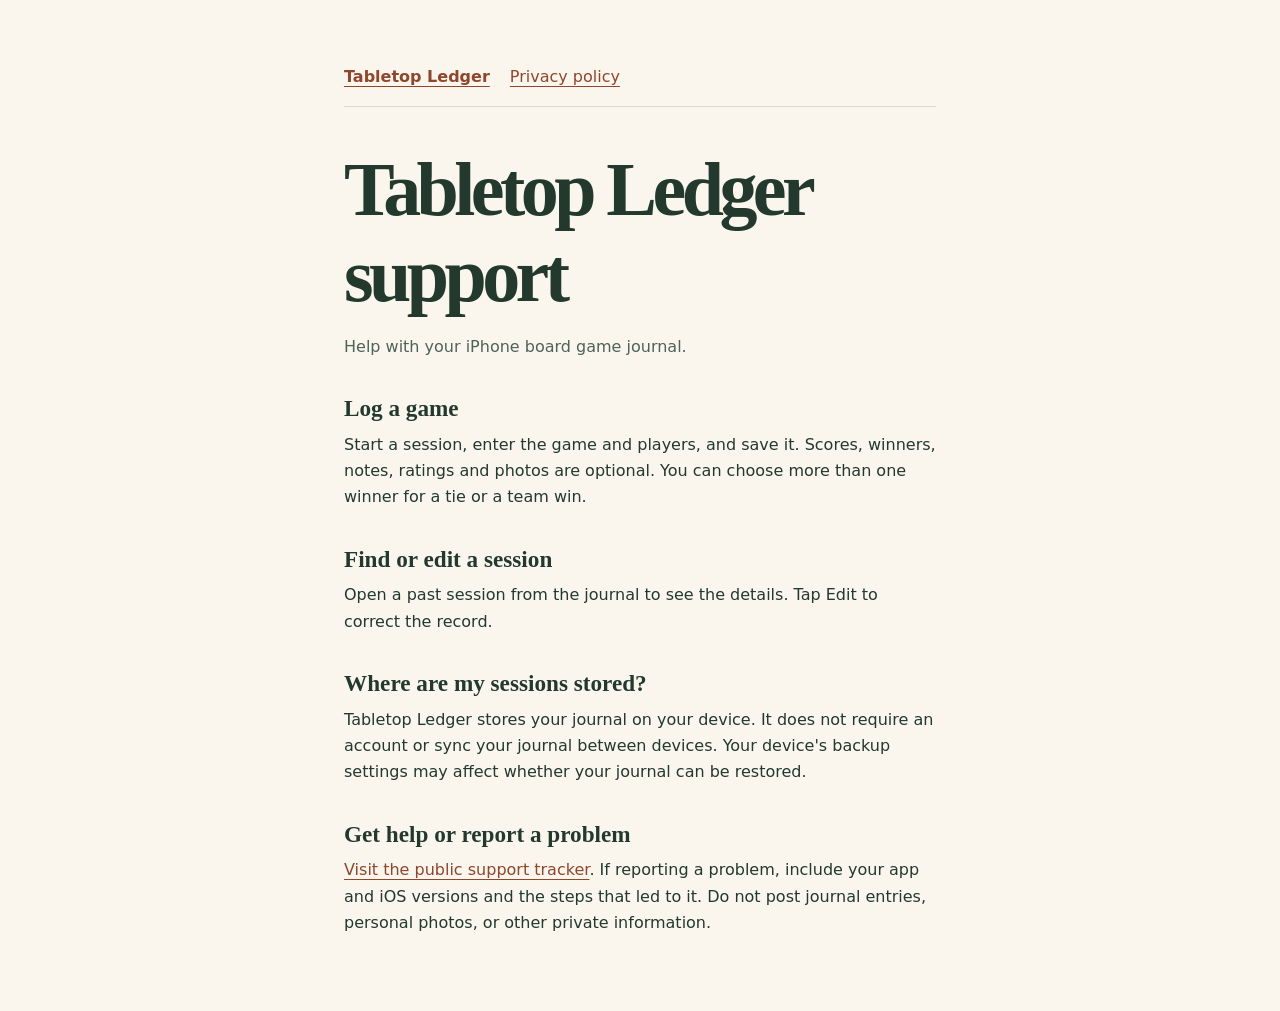
<file: index.html>
<!doctype html>
<html lang="en"><head><meta charset="utf-8"><meta name="viewport" content="width=device-width,initial-scale=1"><title>Tabletop Ledger Support</title><link rel="stylesheet" href="style.css"></head>
<body><main><nav aria-label="Main"><a href="./" aria-current="page">Tabletop Ledger</a><a href="privacy/">Privacy policy</a></nav>
<h1>Tabletop Ledger support</h1><p class="lede">Help with your iPhone board game journal.</p>
<h2>Log a game</h2><p>Start a session, enter the game and players, and save it. Scores, winners, notes, ratings and photos are optional. You can choose more than one winner for a tie or a team win.</p>
<h2>Find or edit a session</h2><p>Open a past session from the journal to see the details. Tap Edit to correct the record.</p>
<h2>Where are my sessions stored?</h2><p>Tabletop Ledger stores your journal on your device. It does not require an account or sync your journal between devices. Your device's backup settings may affect whether your journal can be restored.</p>
<h2>Get help or report a problem</h2><p><a href="https://github.com/luisaugusto/tabletop-ledger/issues">Visit the public support tracker</a>. If reporting a problem, include your app and iOS versions and the steps that led to it. Do not post journal entries, personal photos, or other private information.</p>
</main></body></html>
</file>
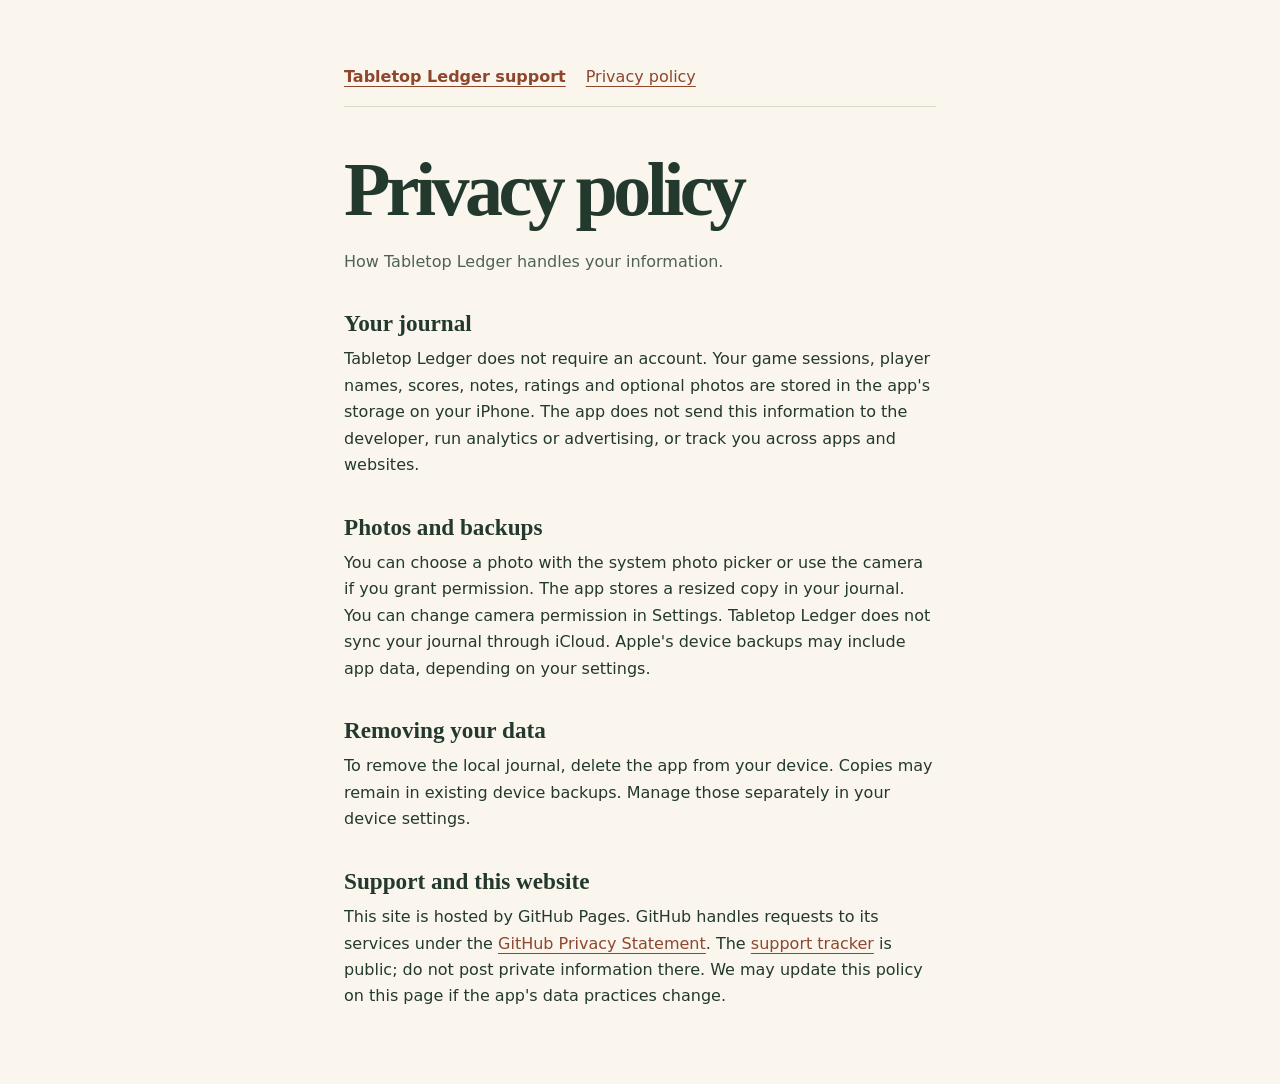
<file: privacy/index.html>
<!doctype html>
<html lang="en"><head><meta charset="utf-8"><meta name="viewport" content="width=device-width,initial-scale=1"><title>Tabletop Ledger Privacy Policy</title><link rel="stylesheet" href="../style.css"></head>
<body><main><nav aria-label="Main"><a href="../">Tabletop Ledger support</a><a href="./" aria-current="page">Privacy policy</a></nav>
<h1>Privacy policy</h1><p class="lede">How Tabletop Ledger handles your information.</p>
<h2>Your journal</h2><p>Tabletop Ledger does not require an account. Your game sessions, player names, scores, notes, ratings and optional photos are stored in the app's storage on your iPhone. The app does not send this information to the developer, run analytics or advertising, or track you across apps and websites.</p>
<h2>Photos and backups</h2><p>You can choose a photo with the system photo picker or use the camera if you grant permission. The app stores a resized copy in your journal. You can change camera permission in Settings. Tabletop Ledger does not sync your journal through iCloud. Apple's device backups may include app data, depending on your settings.</p>
<h2>Removing your data</h2><p>To remove the local journal, delete the app from your device. Copies may remain in existing device backups. Manage those separately in your device settings.</p>
<h2>Support and this website</h2><p>This site is hosted by GitHub Pages. GitHub handles requests to its services under the <a href="https://docs.github.com/en/site-policy/privacy-policies/github-general-privacy-statement">GitHub Privacy Statement</a>. The <a href="https://github.com/luisaugusto/tabletop-ledger/issues">support tracker</a> is public; do not post private information there. We may update this policy on this page if the app's data practices change.</p>
</main></body></html>
</file>
<file: style.css>
:root{color-scheme:light;--paper:#faf6ed;--ink:#23392d;--sub:#4f6254;--edge:#d6ddcf;--accent:#8e462d}
*{box-sizing:border-box}body{margin:0;color:var(--ink);background:var(--paper);font:1rem/1.65 system-ui,-apple-system,sans-serif}main{max-width:42rem;margin:auto;padding:clamp(1.5rem,6vw,4rem) clamp(1.25rem,5vw,2.5rem)}nav{display:flex;gap:1.25rem;flex-wrap:wrap;border-bottom:1px solid var(--edge);padding-bottom:1rem}nav a:first-child{font-weight:700}h1,h2{font-family:Georgia,serif;line-height:1.12}h1{font-size:clamp(2.5rem,9vw,4.75rem);margin:2.5rem 0 1rem;letter-spacing:-.06em}h2{font-size:1.45rem;margin:2.2rem 0 .6rem}p{margin:.65rem 0}a{color:var(--accent);text-underline-offset:.22em}small,.lede{color:var(--sub)}:focus-visible{outline:2px solid var(--accent);outline-offset:4px}
</file>
